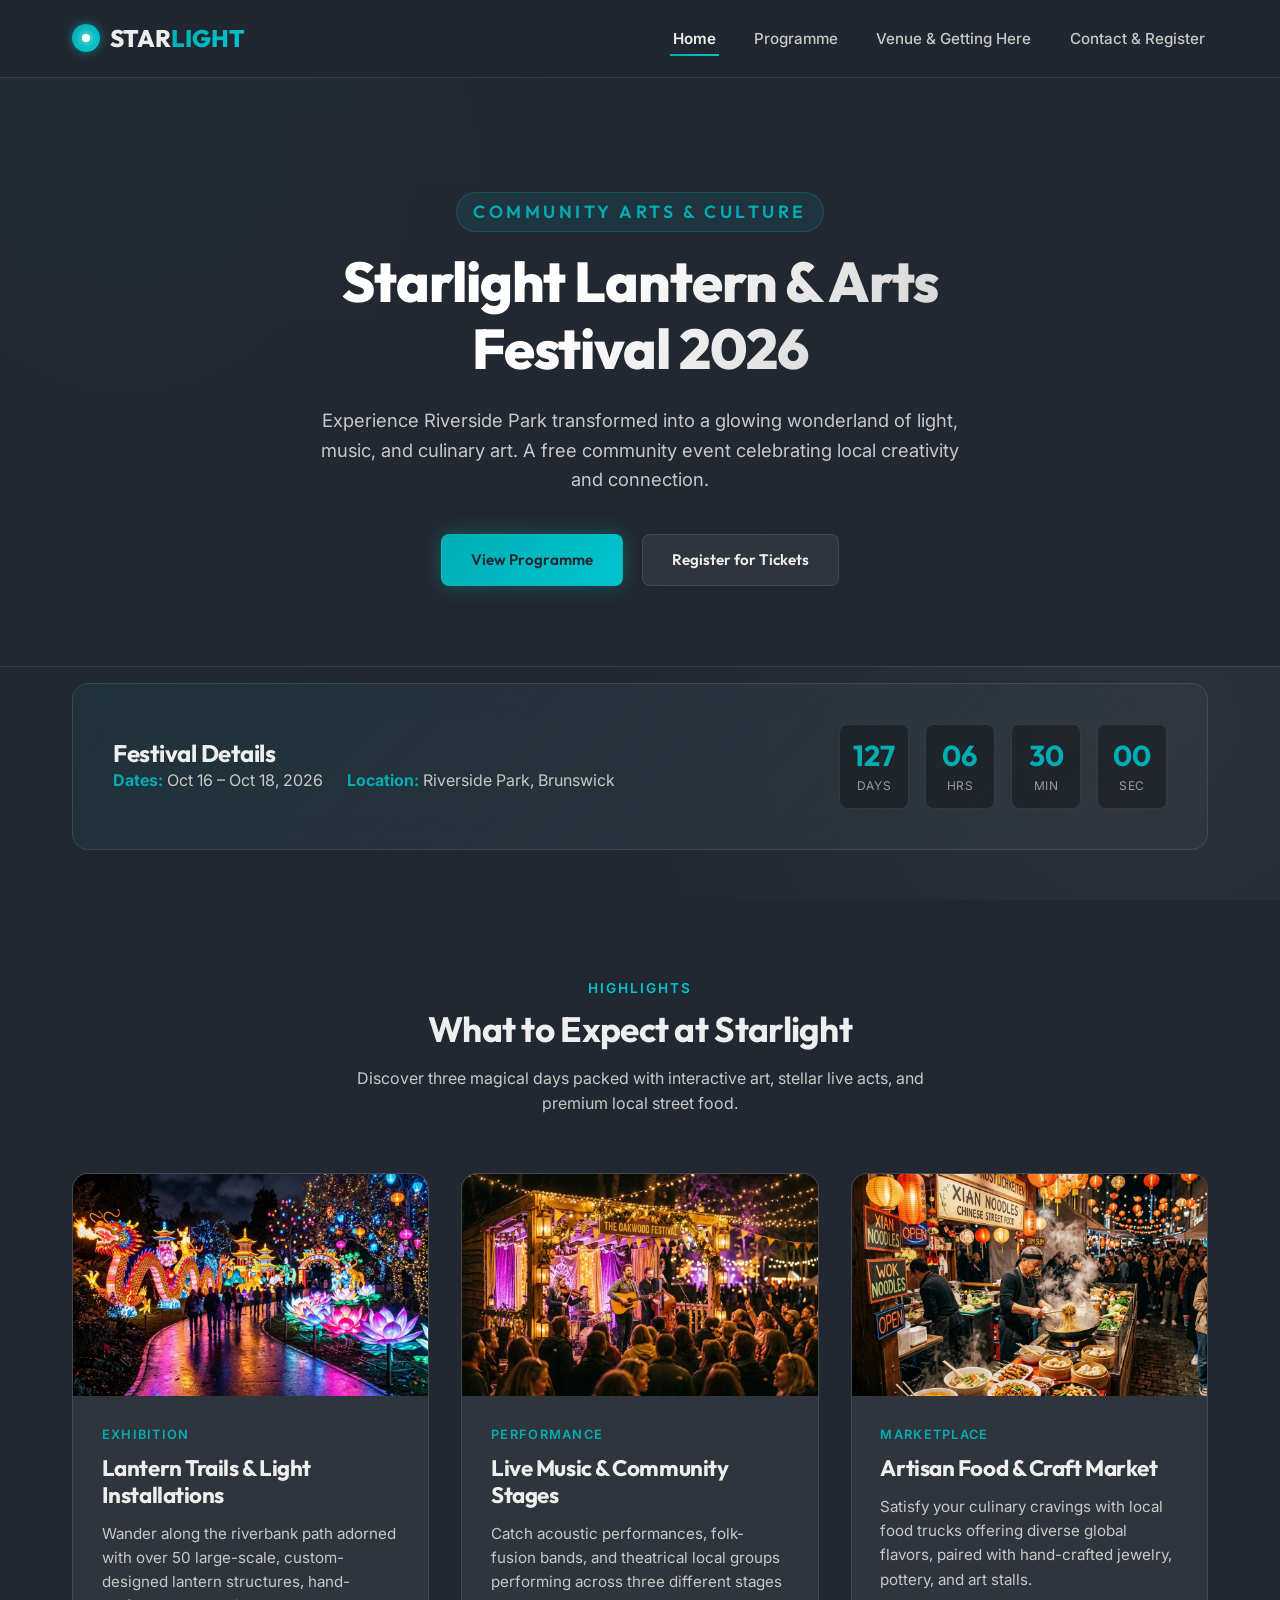
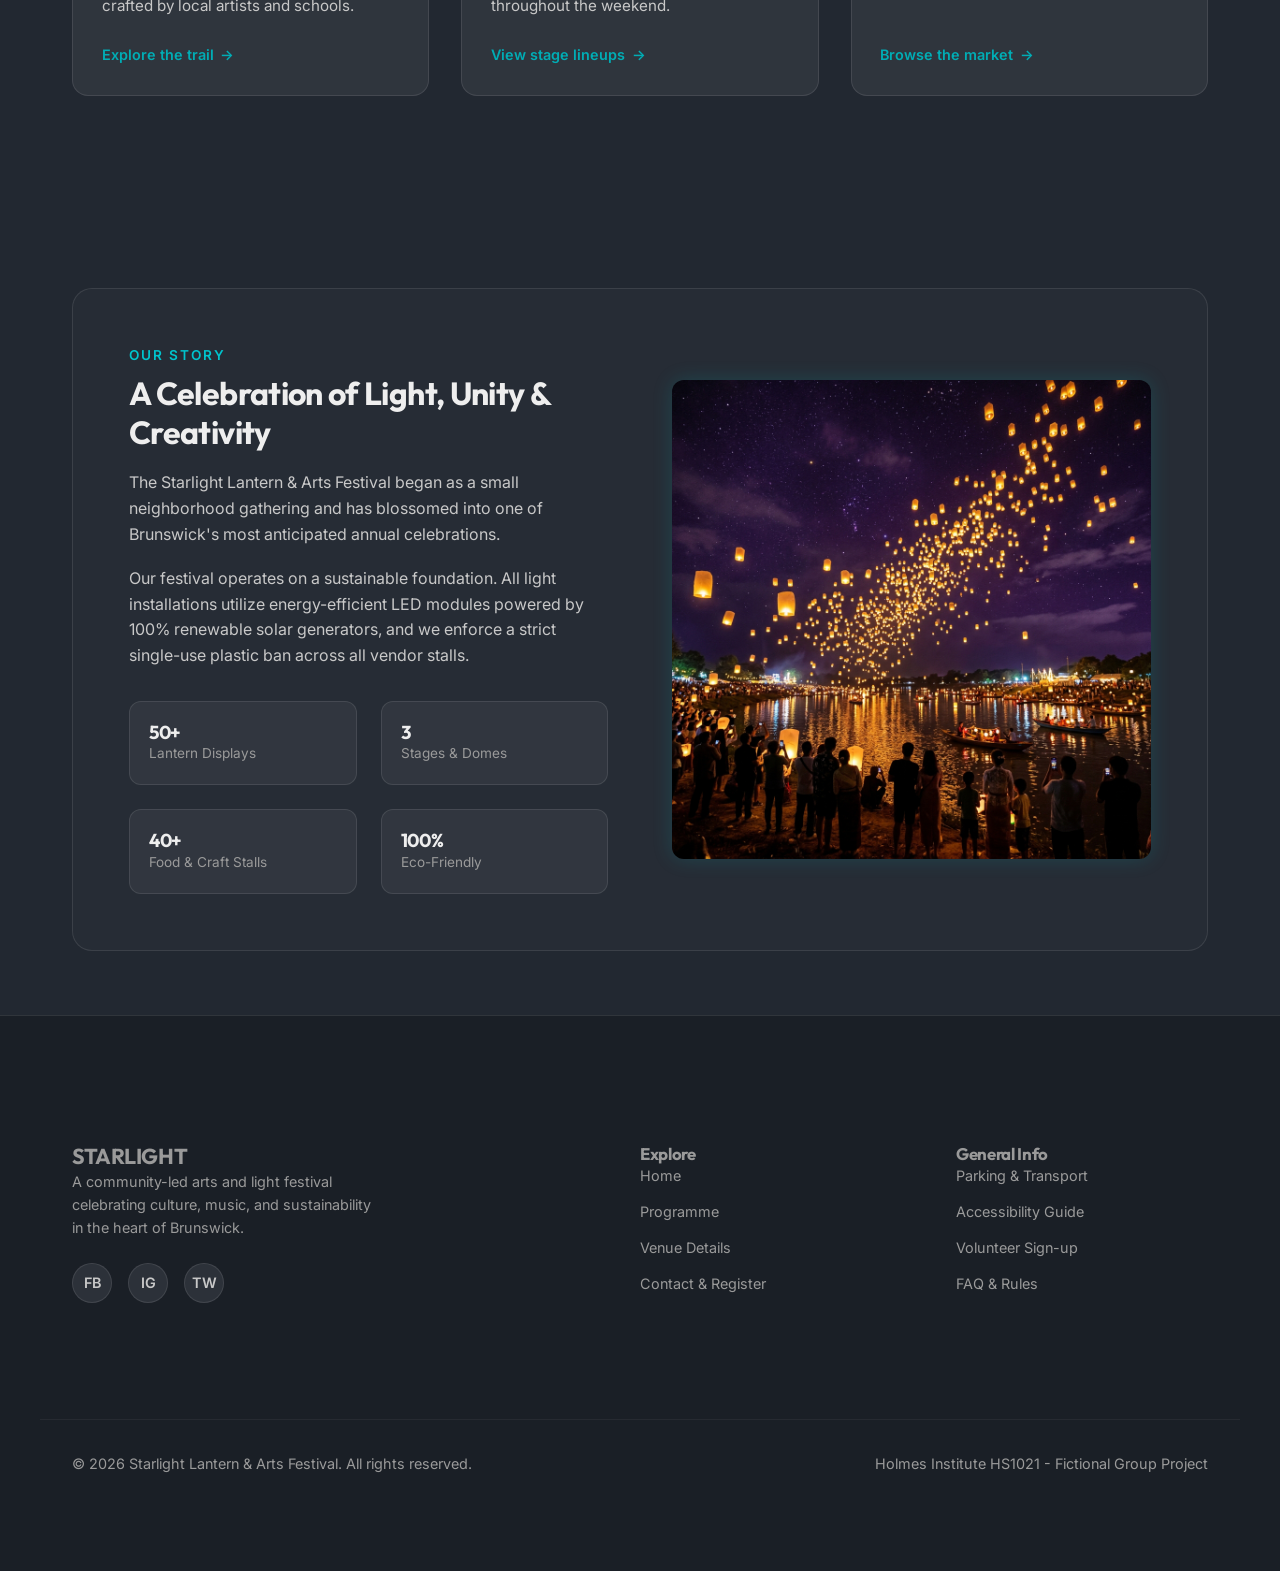
<file: Local event/website/index.html>
<!DOCTYPE html>
<html lang="en">
<head>
  <meta charset="UTF-8">
  <meta name="viewport" content="width=device-width, initial-scale=1.0">
  <meta name="description" content="Welcome to the Starlight Lantern & Arts Festival 2026. Join us at Riverside Park, Brunswick for a weekend of glowing installations, live performances, and delicious local food.">
  <title>Home | Starlight Lantern & Arts Festival 2026</title>
  <link rel="stylesheet" href="css/styles.css">
</head>
<body>

  <!-- header -->
  <header class="site-header">
    <div class="nav-container">
      <a href="index.html" class="site-logo" id="header-logo">
        <span class="site-logo-icon"></span>
        <span class="logo-text">STAR<span>LIGHT</span></span>
      </a>
      
      <!-- checkbox to toggle mobile nav -->
      <input type="checkbox" id="nav-toggle">
      <label for="nav-toggle" class="nav-toggle-label" id="mobile-menu-btn" title="Toggle Navigation Menu">
        <span></span>
        <span></span>
        <span></span>
      </label>

      <!-- nav links -->
      <nav class="main-navigation" id="main-nav">
        <ul>
          <li><a href="index.html" class="active">Home</a></li>
          <li><a href="programme.html">Programme</a></li>
          <li><a href="venue.html">Venue & Getting Here</a></li>
          <li><a href="contact.html">Contact & Register</a></li>
        </ul>
      </nav>
    </div>
  </header>

  <!-- page content -->
  <main class="main-content">
    
    <!-- hero -->
    <section class="hero-section" id="hero-banner">
      <div class="hero-overlay"></div>
      <div class="hero-inner">
        <span class="hero-tagline">Community Arts & Culture</span>
        <h1 class="hero-title">Starlight Lantern & Arts Festival 2026</h1>
        <p class="hero-desc">Experience Riverside Park transformed into a glowing wonderland of light, music, and culinary art. A free community event celebrating local creativity and connection.</p>
        <div class="hero-ctas">
          <a href="programme.html" class="btn btn-primary" id="hero-cta-programme">View Programme</a>
          <a href="contact.html" class="btn btn-secondary" id="hero-cta-register">Register for Tickets</a>
        </div>
      </div>
    </section>

    <!-- festival info and countdown -->
    <section class="container" id="countdown-banner">
      <div class="info-banner">
        <div class="info-details">
          <h2>Festival Details</h2>
          <p>
            <span><strong>Dates:</strong> Oct 16 – Oct 18, 2026</span>
            <span><strong>Location:</strong> Riverside Park, Brunswick</span>
          </p>
        </div>
        <div class="countdown-timer" id="timer-container">
          <div class="timer-box">
            <span class="timer-num" id="days">127</span>
            <span class="timer-label">Days</span>
          </div>
          <div class="timer-box">
            <span class="timer-num" id="hours">06</span>
            <span class="timer-label">Hrs</span>
          </div>
          <div class="timer-box">
            <span class="timer-num" id="minutes">30</span>
            <span class="timer-label">Min</span>
          </div>
          <div class="timer-box">
            <span class="timer-num" id="seconds">00</span>
            <span class="timer-label">Sec</span>
          </div>
        </div>
      </div>
    </section>

    <!-- highlights / feature cards -->
    <section class="container" id="attractions">
      <div class="section-header">
        <span class="section-label">Highlights</span>
        <h2 class="section-title">What to Expect at Starlight</h2>
        <p class="section-subtitle">Discover three magical days packed with interactive art, stellar live acts, and premium local street food.</p>
      </div>

      <div class="feature-grid">
        <!-- card 1 -->
        <article class="feature-card" id="card-lantern-trail">
          <div class="feature-img-wrapper">
            <img src="images/lantern-trail.png" alt="Illuminated dragon and lotus flower lanterns lighting up a garden path at night">
          </div>
          <div class="feature-content">
            <span class="feature-tag">Exhibition</span>
            <h3>Lantern Trails & Light Installations</h3>
            <p>Wander along the riverbank path adorned with over 50 large-scale, custom-designed lantern structures, hand-crafted by local artists and schools.</p>
            <a href="programme.html" class="feature-link" id="link-trail">Explore the trail</a>
          </div>
        </article>

        <!-- card 2 -->
        <article class="feature-card" id="card-music">
          <div class="feature-img-wrapper">
            <img src="images/live-music.png" alt="Outdoor music stage decorated with warm bulbs and string lights, with a crowd watching live musicians">
          </div>
          <div class="feature-content">
            <span class="feature-tag">Performance</span>
            <h3>Live Music & Community Stages</h3>
            <p>Catch acoustic performances, folk-fusion bands, and theatrical local groups performing across three different stages throughout the weekend.</p>
            <a href="programme.html" class="feature-link" id="link-music">View stage lineups</a>
          </div>
        </article>

        <!-- card 3 -->
        <article class="feature-card" id="card-market">
          <div class="feature-img-wrapper">
            <img src="images/food-market.png" alt="A bustling night market street food stall lit by Chinese lanterns with noodles and dim sum being cooked">
          </div>
          <div class="feature-content">
            <span class="feature-tag">Marketplace</span>
            <h3>Artisan Food & Craft Market</h3>
            <p>Satisfy your culinary cravings with local food trucks offering diverse global flavors, paired with hand-crafted jewelry, pottery, and art stalls.</p>
            <a href="programme.html" class="feature-link" id="link-market">Browse the market</a>
          </div>
        </article>
      </div>
    </section>

    <!-- about -->
    <section class="container" id="about-info">
      <div class="about-section">
        <div class="about-text">
          <span class="section-label">Our Story</span>
          <h2>A Celebration of Light, Unity & Creativity</h2>
          <p>The Starlight Lantern & Arts Festival began as a small neighborhood gathering and has blossomed into one of Brunswick's most anticipated annual celebrations.</p>
          <p>Our festival operates on a sustainable foundation. All light installations utilize energy-efficient LED modules powered by 100% renewable solar generators, and we enforce a strict single-use plastic ban across all vendor stalls.</p>
          
          <div class="about-highlights">
            <div class="highlight-box">
              <h3>50+</h3>
              <p>Lantern Displays</p>
            </div>
            <div class="highlight-box">
              <h3>3</h3>
              <p>Stages &amp; Domes</p>
            </div>
            <div class="highlight-box">
              <h3>40+</h3>
              <p>Food &amp; Craft Stalls</p>
            </div>
            <div class="highlight-box">
              <h3>100%</h3>
              <p>Eco-Friendly</p>
            </div>
          </div>
        </div>
        <div class="about-visual">
          <img src="images/hero-bg.png" alt="Panoramic view of thousands of warm paper lanterns floating above a river at night during the festival">
        </div>
      </div>
    </section>

  </main>

  <!-- footer -->
  <footer class="site-footer">
    <div class="container footer-grid">
      <div class="footer-brand">
        <h2>STARLIGHT</h2>
        <p>A community-led arts and light festival celebrating culture, music, and sustainability in the heart of Brunswick.</p>
        <div class="social-links">
          <a href="#" class="social-btn" aria-label="Facebook">FB</a>
          <a href="#" class="social-btn" aria-label="Instagram">IG</a>
          <a href="#" class="social-btn" aria-label="Twitter">TW</a>
        </div>
      </div>
      <div class="footer-links-col">
        <h3>Explore</h3>
        <ul>
          <li><a href="index.html">Home</a></li>
          <li><a href="programme.html">Programme</a></li>
          <li><a href="venue.html">Venue Details</a></li>
          <li><a href="contact.html">Contact & Register</a></li>
        </ul>
      </div>
      <div class="footer-links-col">
        <h3>General Info</h3>
        <ul>
          <li><a href="venue.html#getting-here">Parking & Transport</a></li>
          <li><a href="venue.html#getting-here">Accessibility Guide</a></li>
          <li><a href="contact.html">Volunteer Sign-up</a></li>
          <li><a href="#">FAQ & Rules</a></li>
        </ul>
      </div>
    </div>
    <div class="container footer-bottom">
      <p>&copy; 2026 Starlight Lantern & Arts Festival. All rights reserved.</p>
      <p>Holmes Institute HS1021 - Fictional Group Project</p>
    </div>
  </footer>


</body>
</html>
</file>
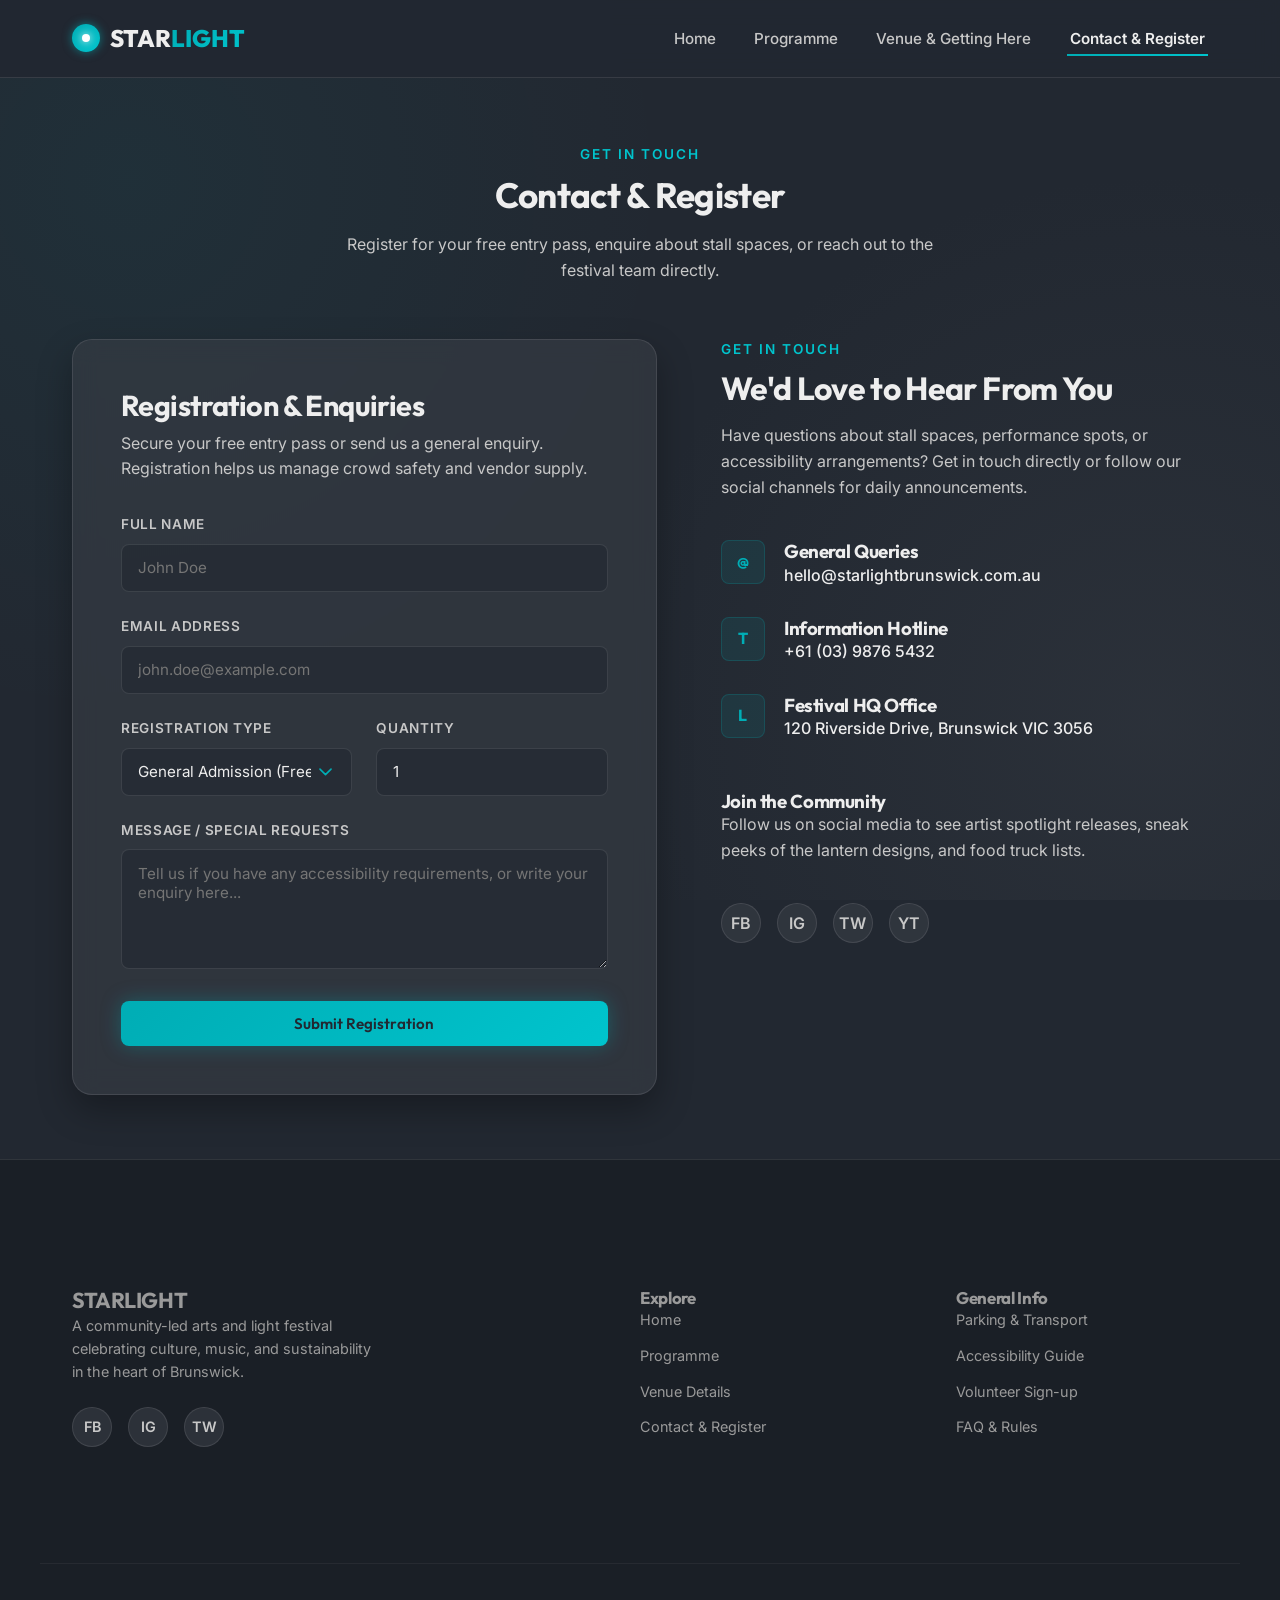
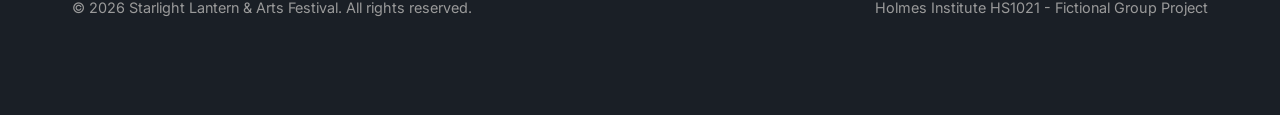
<file: Local event/website/contact.html>
<!DOCTYPE html>
<html lang="en">
<head>
  <meta charset="UTF-8">
  <meta name="viewport" content="width=device-width, initial-scale=1.0">
  <meta name="description" content="Get in touch with the Starlight Lantern & Arts Festival team. Register for free tickets, sign up as a food vendor, or volunteer for the 2026 event.">
  <title>Contact & Register | Starlight Lantern & Arts Festival 2026</title>
  <link rel="stylesheet" href="css/styles.css">
</head>
<body>

  <!-- Navigation Header -->
  <header class="site-header">
    <div class="nav-container">
      <a href="index.html" class="site-logo" id="header-logo">
        <span class="site-logo-icon"></span>
        <span class="logo-text">STAR<span>LIGHT</span></span>
      </a>
      
      <input type="checkbox" id="nav-toggle">
      <label for="nav-toggle" class="nav-toggle-label" id="mobile-menu-btn" title="Toggle Navigation Menu">
        <span></span>
        <span></span>
        <span></span>
      </label>

      <nav class="main-navigation" id="main-nav">
        <ul>
          <li><a href="index.html">Home</a></li>
          <li><a href="programme.html">Programme</a></li>
          <li><a href="venue.html">Venue & Getting Here</a></li>
          <li><a href="contact.html" class="active">Contact & Register</a></li>
        </ul>
      </nav>
    </div>
  </header>

  <!-- Main Website Content -->
  <main class="main-content">
    
    <section class="container" id="contact-section">

      <!-- Page Header -->
      <div class="section-header" id="contact-page-header">
        <span class="section-label">Get In Touch</span>
        <h1 class="section-title">Contact &amp; Register</h1>
        <p class="section-subtitle">Register for your free entry pass, enquire about stall spaces, or reach out to the festival team directly.</p>
      </div>

      <div class="contact-grid">
        
        <!-- Ticket Registration & Enquiry Form -->
        <div class="contact-card" id="form-container">
          <h2>Registration & Enquiries</h2>
          <p class="form-intro">Secure your free entry pass or send us a general enquiry. Registration helps us manage crowd safety and vendor supply.</p>
          
          <!-- Mock Success Message Alert -->
          <div class="success-msg" id="success-alert" role="alert">
            Success! Your ticket registration/enquiry has been submitted. Check your inbox for confirmation.
          </div>

          <form action="#success-alert" method="GET" id="registration-form">
            <!-- Full Name field -->
            <div class="form-group">
              <label for="fullname" class="form-label">Full Name</label>
              <input type="text" id="fullname" name="fullname" class="form-control" placeholder="John Doe" required>
            </div>

            <!-- Email field -->
            <div class="form-group">
              <label for="email" class="form-label">Email Address</label>
              <input type="email" id="email" name="email" class="form-control" placeholder="john.doe@example.com" required>
            </div>

            <!-- Row: Ticket Type and Quantity -->
            <div class="form-row">
              <div class="form-group">
                <label for="ticket-type" class="form-label">Registration Type</label>
                <select id="ticket-type" name="ticket_type" class="form-control">
                  <option value="general-free">General Admission (Free)</option>
                  <option value="vip-pass">VIP Pass (Art Dome Access) - $45</option>
                  <option value="volunteer">Volunteer Sign-up</option>
                  <option value="general-enquiry">General Question / Feedback</option>
                </select>
              </div>

              <div class="form-group">
                <label for="ticket-qty" class="form-label">Quantity</label>
                <input type="number" id="ticket-qty" name="ticket_qty" class="form-control" min="1" max="10" value="1">
              </div>
            </div>

            <!-- Message field -->
            <div class="form-group">
              <label for="message" class="form-label">Message / Special Requests</label>
              <textarea id="message" name="message" class="form-control" placeholder="Tell us if you have any accessibility requirements, or write your enquiry here..." required></textarea>
            </div>

            <!-- Submit Button -->
            <button type="submit" class="btn btn-primary btn-full" id="btn-submit">Submit Registration</button>
          </form>
        </div>

        <!-- Contact Information Panel -->
        <div class="contact-info-panel" id="info-panel">
          <span class="section-label">Get In Touch</span>
          <h2>We'd Love to Hear From You</h2>
          <p>Have questions about stall spaces, performance spots, or accessibility arrangements? Get in touch directly or follow our social channels for daily announcements.</p>

          <ul class="info-list">
            <!-- Email -->
            <li>
              <div class="info-item-icon">@</div>
              <div class="info-item-details">
                <h3>General Queries</h3>
                <p>hello@starlightbrunswick.com.au</p>
              </div>
            </li>

            <!-- Phone -->
            <li>
              <div class="info-item-icon">T</div>
              <div class="info-item-details">
                <h3>Information Hotline</h3>
                <p>+61 (03) 9876 5432</p>
              </div>
            </li>

            <!-- Venue / Address -->
            <li>
              <div class="info-item-icon">L</div>
              <div class="info-item-details">
                <h3>Festival HQ Office</h3>
                <p>120 Riverside Drive, Brunswick VIC 3056</p>
              </div>
            </li>
          </ul>

          <h3>Join the Community</h3>
          <p class="social-intro">Follow us on social media to see artist spotlight releases, sneak peeks of the lantern designs, and food truck lists.</p>
          <div class="social-links">
            <a href="#" class="social-btn" aria-label="Facebook">FB</a>
            <a href="#" class="social-btn" aria-label="Instagram">IG</a>
            <a href="#" class="social-btn" aria-label="Twitter">TW</a>
            <a href="#" class="social-btn" aria-label="YouTube">YT</a>
          </div>
        </div>

      </div>
    </section>

  </main>

  <!-- Site Footer -->
  <footer class="site-footer">
    <div class="container footer-grid">
      <div class="footer-brand">
        <h2>STARLIGHT</h2>
        <p>A community-led arts and light festival celebrating culture, music, and sustainability in the heart of Brunswick.</p>
        <div class="social-links">
          <a href="#" class="social-btn" aria-label="Facebook">FB</a>
          <a href="#" class="social-btn" aria-label="Instagram">IG</a>
          <a href="#" class="social-btn" aria-label="Twitter">TW</a>
        </div>
      </div>
      <div class="footer-links-col">
        <h3>Explore</h3>
        <ul>
          <li><a href="index.html">Home</a></li>
          <li><a href="programme.html">Programme</a></li>
          <li><a href="venue.html">Venue Details</a></li>
          <li><a href="contact.html">Contact & Register</a></li>
        </ul>
      </div>
      <div class="footer-links-col">
        <h3>General Info</h3>
        <ul>
          <li><a href="venue.html#getting-here">Parking & Transport</a></li>
          <li><a href="venue.html#getting-here">Accessibility Guide</a></li>
          <li><a href="contact.html">Volunteer Sign-up</a></li>
          <li><a href="#">FAQ & Rules</a></li>
        </ul>
      </div>
    </div>
    <div class="container footer-bottom">
      <p>&copy; 2026 Starlight Lantern & Arts Festival. All rights reserved.</p>
      <p>Holmes Institute HS1021 - Fictional Group Project</p>
    </div>
  </footer>


</body>
</html>
</file>
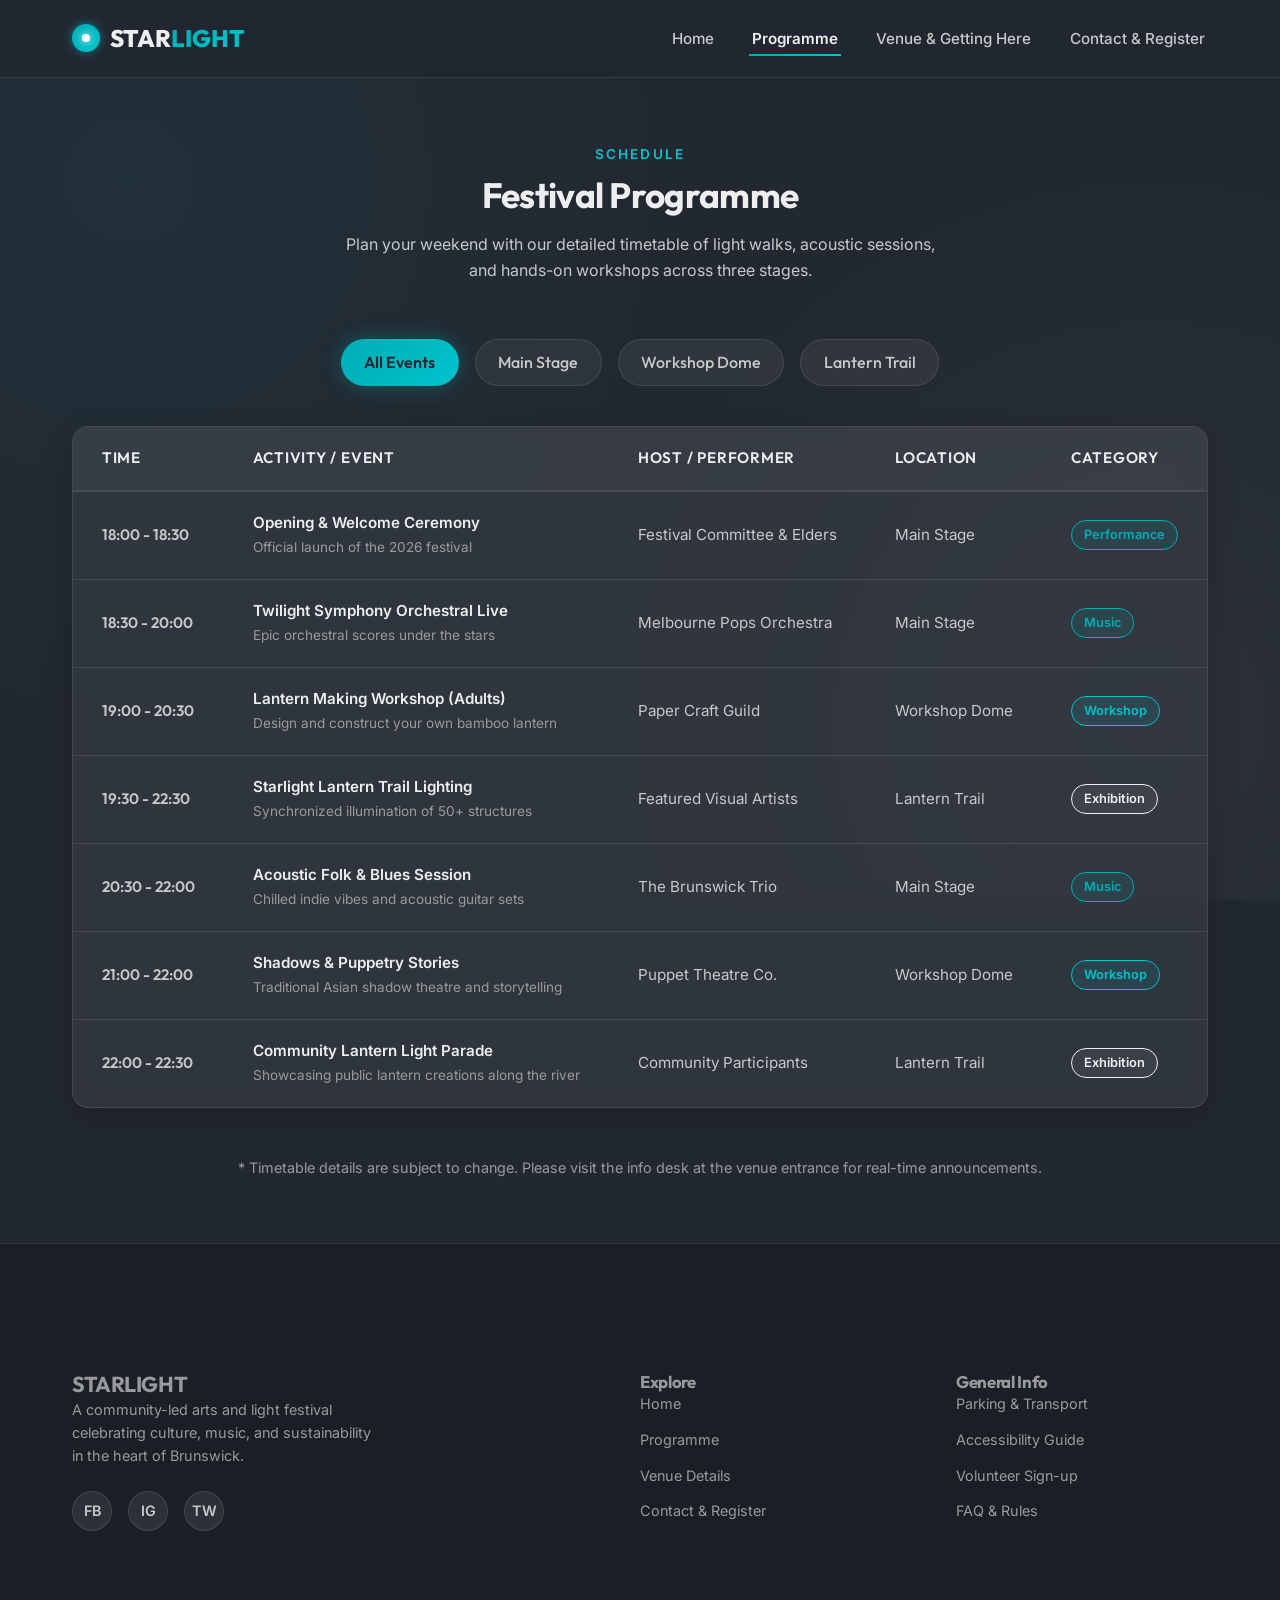
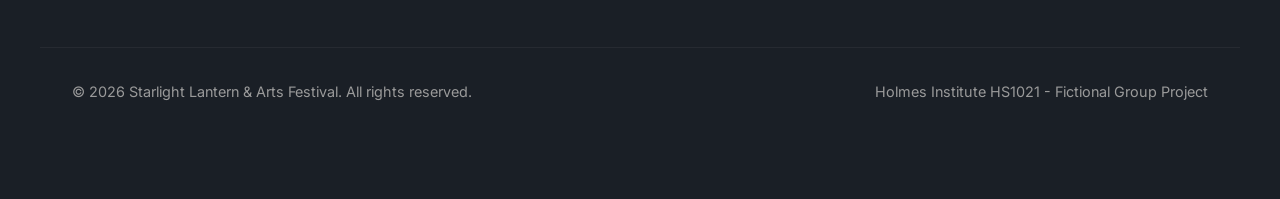
<file: Local event/website/programme.html>
<!DOCTYPE html>
<html lang="en">
<head>
  <meta charset="UTF-8">
  <meta name="viewport" content="width=device-width, initial-scale=1.0">
  <meta name="description" content="Explore the Starlight Lantern & Arts Festival 2026 programme. Plan your visit with our full schedule of live music, art workshops, and light trails.">
  <title>Programme | Starlight Lantern & Arts Festival 2026</title>
  <link rel="stylesheet" href="css/styles.css">
</head>
<body>

  <!-- header -->
  <header class="site-header">
    <div class="nav-container">
      <a href="index.html" class="site-logo" id="header-logo">
        <span class="site-logo-icon"></span>
        <span class="logo-text">STAR<span>LIGHT</span></span>
      </a>
      
      <input type="checkbox" id="nav-toggle">
      <label for="nav-toggle" class="nav-toggle-label" id="mobile-menu-btn" title="Toggle Navigation Menu">
        <span></span>
        <span></span>
        <span></span>
      </label>

      <nav class="main-navigation" id="main-nav">
        <ul>
          <li><a href="index.html">Home</a></li>
          <li><a href="programme.html" class="active">Programme</a></li>
          <li><a href="venue.html">Venue & Getting Here</a></li>
          <li><a href="contact.html">Contact & Register</a></li>
        </ul>
      </nav>
    </div>
  </header>

  <!-- page content -->
  <main class="main-content">
    
    <section class="container" id="programme-section">
      <div class="section-header">
        <span class="section-label">Schedule</span>
        <h1 class="section-title">Festival Programme</h1>
        <p class="section-subtitle">Plan your weekend with our detailed timetable of light walks, acoustic sessions, and hands-on workshops across three stages.</p>
      </div>

      <!-- hidden radio inputs for CSS filtering -->
      <input type="radio" id="filter-all" name="stage-filter" checked class="filter-radio">
      <input type="radio" id="filter-main" name="stage-filter" class="filter-radio">
      <input type="radio" id="filter-dome" name="stage-filter" class="filter-radio">
      <input type="radio" id="filter-trail" name="stage-filter" class="filter-radio">

      <!-- filter buttons -->
      <div class="filter-tabs" id="filters-container">
        <label for="filter-all" class="filter-btn filter-btn-all">All Events</label>
        <label for="filter-main" class="filter-btn filter-btn-main">Main Stage</label>
        <label for="filter-dome" class="filter-btn filter-btn-dome">Workshop Dome</label>
        <label for="filter-trail" class="filter-btn filter-btn-trail">Lantern Trail</label>
      </div>

      <!-- schedule table -->
      <div class="timetable-container" id="schedule-table-wrapper">
        <table class="timetable">
          <thead>
            <tr>
              <th>Time</th>
              <th>Activity / Event</th>
              <th>Host / Performer</th>
              <th>Location</th>
              <th>Category</th>
            </tr>
          </thead>
          <tbody id="timetable-body">
            <tr class="event-row" data-stage="main">
              <td class="time-slot">18:00 - 18:30</td>
              <td>
                <span class="event-title">Opening & Welcome Ceremony</span>
                <span class="event-speaker">Official launch of the 2026 festival</span>
              </td>
              <td>Festival Committee & Elders</td>
              <td>Main Stage</td>
              <td><span class="location-badge badge-main">Performance</span></td>
            </tr>
            <tr class="event-row" data-stage="main">
              <td class="time-slot">18:30 - 20:00</td>
              <td>
                <span class="event-title">Twilight Symphony Orchestral Live</span>
                <span class="event-speaker">Epic orchestral scores under the stars</span>
              </td>
              <td>Melbourne Pops Orchestra</td>
              <td>Main Stage</td>
              <td><span class="location-badge badge-main">Music</span></td>
            </tr>
            <tr class="event-row" data-stage="dome">
              <td class="time-slot">19:00 - 20:30</td>
              <td>
                <span class="event-title">Lantern Making Workshop (Adults)</span>
                <span class="event-speaker">Design and construct your own bamboo lantern</span>
              </td>
              <td>Paper Craft Guild</td>
              <td>Workshop Dome</td>
              <td><span class="location-badge badge-dome">Workshop</span></td>
            </tr>
            <tr class="event-row" data-stage="trail">
              <td class="time-slot">19:30 - 22:30</td>
              <td>
                <span class="event-title">Starlight Lantern Trail Lighting</span>
                <span class="event-speaker">Synchronized illumination of 50+ structures</span>
              </td>
              <td>Featured Visual Artists</td>
              <td>Lantern Trail</td>
              <td><span class="location-badge badge-trail">Exhibition</span></td>
            </tr>
            <tr class="event-row" data-stage="main">
              <td class="time-slot">20:30 - 22:00</td>
              <td>
                <span class="event-title">Acoustic Folk & Blues Session</span>
                <span class="event-speaker">Chilled indie vibes and acoustic guitar sets</span>
              </td>
              <td>The Brunswick Trio</td>
              <td>Main Stage</td>
              <td><span class="location-badge badge-main">Music</span></td>
            </tr>
            <tr class="event-row" data-stage="dome">
              <td class="time-slot">21:00 - 22:00</td>
              <td>
                <span class="event-title">Shadows & Puppetry Stories</span>
                <span class="event-speaker">Traditional Asian shadow theatre and storytelling</span>
              </td>
              <td>Puppet Theatre Co.</td>
              <td>Workshop Dome</td>
              <td><span class="location-badge badge-dome">Workshop</span></td>
            </tr>
            <tr class="event-row" data-stage="trail">
              <td class="time-slot">22:00 - 22:30</td>
              <td>
                <span class="event-title">Community Lantern Light Parade</span>
                <span class="event-speaker">Showcasing public lantern creations along the river</span>
              </td>
              <td>Community Participants</td>
              <td>Lantern Trail</td>
              <td><span class="location-badge badge-trail">Exhibition</span></td>
            </tr>
          </tbody>
        </table>
      </div>

      <p class="timetable-notes">* Timetable details are subject to change. Please visit the info desk at the venue entrance for real-time announcements.</p>
    </section>

  </main>

  <!-- footer -->
  <footer class="site-footer">
    <div class="container footer-grid">
      <div class="footer-brand">
        <h2>STARLIGHT</h2>
        <p>A community-led arts and light festival celebrating culture, music, and sustainability in the heart of Brunswick.</p>
        <div class="social-links">
          <a href="#" class="social-btn" aria-label="Facebook">FB</a>
          <a href="#" class="social-btn" aria-label="Instagram">IG</a>
          <a href="#" class="social-btn" aria-label="Twitter">TW</a>
        </div>
      </div>
      <div class="footer-links-col">
        <h3>Explore</h3>
        <ul>
          <li><a href="index.html">Home</a></li>
          <li><a href="programme.html">Programme</a></li>
          <li><a href="venue.html">Venue Details</a></li>
          <li><a href="contact.html">Contact & Register</a></li>
        </ul>
      </div>
      <div class="footer-links-col">
        <h3>General Info</h3>
        <ul>
          <li><a href="venue.html#getting-here">Parking & Transport</a></li>
          <li><a href="venue.html#getting-here">Accessibility Guide</a></li>
          <li><a href="contact.html">Volunteer Sign-up</a></li>
          <li><a href="#">FAQ & Rules</a></li>
        </ul>
      </div>
    </div>
    <div class="container footer-bottom">
      <p>&copy; 2026 Starlight Lantern & Arts Festival. All rights reserved.</p>
      <p>Holmes Institute HS1021 - Fictional Group Project</p>
    </div>
  </footer>


</body>
</html>
</file>
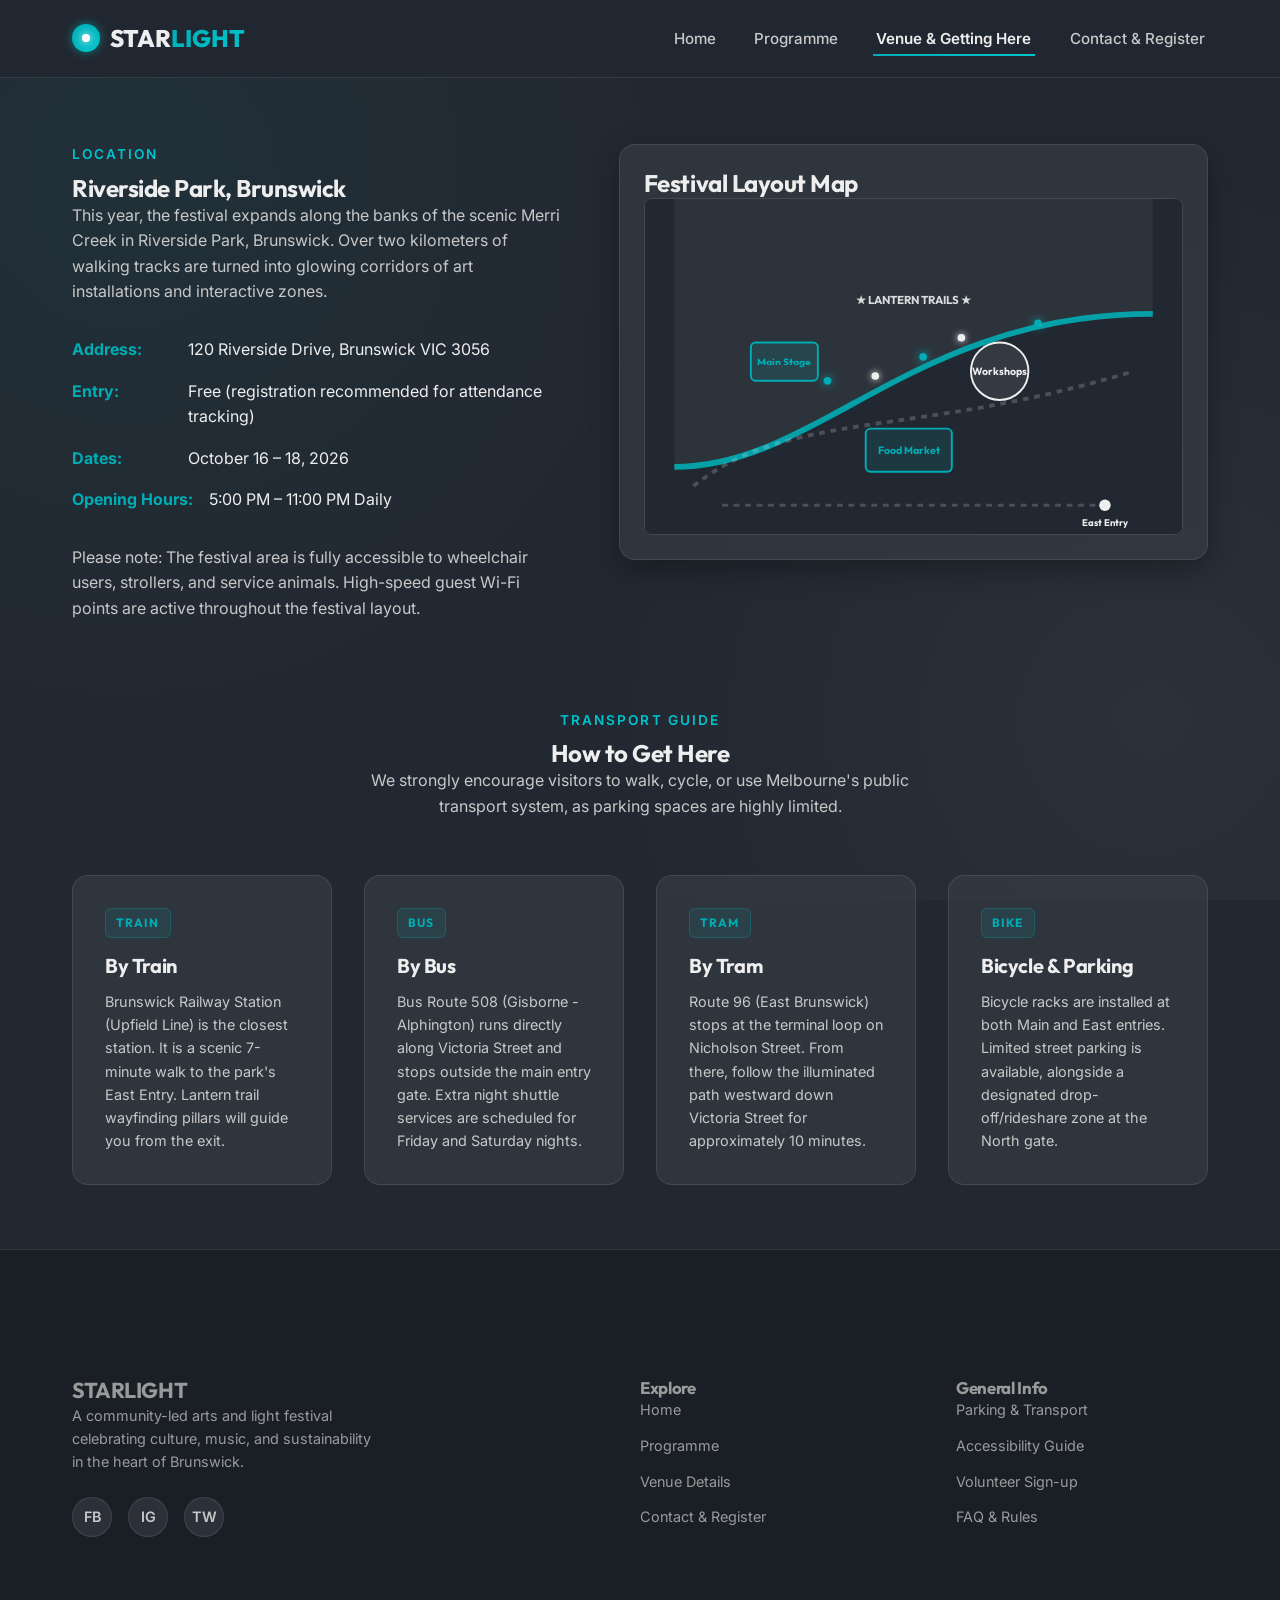
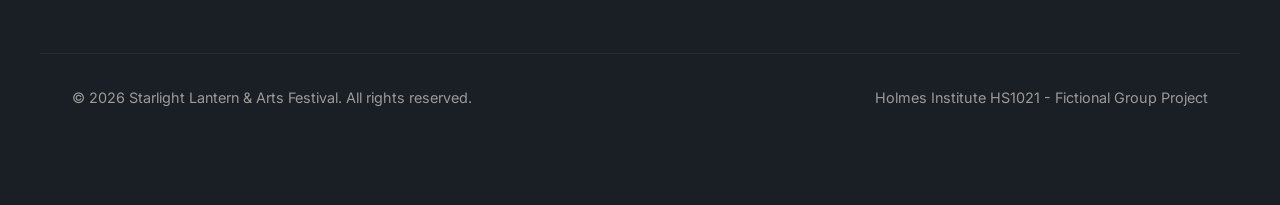
<file: Local event/website/venue.html>
<!DOCTYPE html>
<html lang="en">
<head>
  <meta charset="UTF-8">
  <meta name="viewport" content="width=device-width, initial-scale=1.0">
  <meta name="description" content="Plan your trip to the Starlight Lantern & Arts Festival 2026. Find directions, public transport details, parking guides, and our official festival venue map.">
  <title>Venue & Directions | Starlight Lantern & Arts Festival 2026</title>
  <link rel="stylesheet" href="css/styles.css">
</head>
<body>

  <!-- header -->
  <header class="site-header">
    <div class="nav-container">
      <a href="index.html" class="site-logo" id="header-logo">
        <span class="site-logo-icon"></span>
        <span class="logo-text">STAR<span>LIGHT</span></span>
      </a>
      
      <input type="checkbox" id="nav-toggle">
      <label for="nav-toggle" class="nav-toggle-label" id="mobile-menu-btn" title="Toggle Navigation Menu">
        <span></span>
        <span></span>
        <span></span>
      </label>

      <nav class="main-navigation" id="main-nav">
        <ul>
          <li><a href="index.html">Home</a></li>
          <li><a href="programme.html">Programme</a></li>
          <li><a href="venue.html" class="active">Venue & Getting Here</a></li>
          <li><a href="contact.html">Contact & Register</a></li>
        </ul>
      </nav>
    </div>
  </header>

  <!-- page content -->
  <main class="main-content">
    
    <section class="container" id="venue-overview">
      <div class="venue-grid">
        
        <!-- venue info -->
        <div class="venue-info" id="venue-details-card">
          <span class="section-label">Location</span>
          <h1>Riverside Park, Brunswick</h1>
          <p>This year, the festival expands along the banks of the scenic Merri Creek in Riverside Park, Brunswick. Over two kilometers of walking tracks are turned into glowing corridors of art installations and interactive zones.</p>
          
          <ul class="venue-meta">
            <li><strong>Address:</strong> 120 Riverside Drive, Brunswick VIC 3056</li>
            <li><strong>Entry:</strong> Free (registration recommended for attendance tracking)</li>
            <li><strong>Dates:</strong> October 16 – 18, 2026</li>
            <li><strong>Opening Hours:</strong> 5:00 PM – 11:00 PM Daily</li>
          </ul>

          <p>Please note: The festival area is fully accessible to wheelchair users, strollers, and service animals. High-speed guest Wi-Fi points are active throughout the festival layout.</p>
        </div>

        <!-- map -->
        <div class="map-container" id="festival-map-card">
          <h2>Festival Layout Map</h2>
          <div class="map-placeholder">
            <!-- inline SVG map -->
            <div class="mock-map">
              <svg width="100%" height="100%" viewBox="0 0 500 350" xmlns="http://www.w3.org/2000/svg" class="venue-svg-map">
                <!-- river -->
                <path d="M 0 280 C 150 280, 250 120, 500 120 L 500 0 L 0 0 Z" fill="#393e46" opacity="0.5"/>
                <path d="M 0 280 C 150 280, 250 120, 500 120" stroke="#00adb5" stroke-width="6" fill="none" opacity="0.9"/>
                
                <!-- walking paths -->
                <path d="M 20 300 C 120 220, 250 250, 480 180" stroke="rgba(238,238,238,0.2)" stroke-width="4" stroke-dasharray="6,6" fill="none"/>
                <path d="M 50 320 L 450 320" stroke="rgba(238,238,238,0.2)" stroke-width="3" stroke-dasharray="6,6" fill="none"/>

                <!-- main stage -->
                <rect x="80" y="150" width="70" height="40" rx="5" fill="rgba(0, 173, 181, 0.15)" stroke="#00adb5" stroke-width="2"/>
                <text x="115" y="174" fill="#00adb5" font-family="Outfit, sans-serif" font-size="11" font-weight="bold" text-anchor="middle">Main Stage</text>

                <!-- workshop dome -->
                <circle cx="340" cy="180" r="30" fill="rgba(57, 62, 70, 0.8)" stroke="#eeeeee" stroke-width="2"/>
                <text x="340" y="184" fill="#eeeeee" font-family="Outfit, sans-serif" font-size="11" font-weight="bold" text-anchor="middle">Workshops</text>

                <!-- food market -->
                <rect x="200" y="240" width="90" height="45" rx="5" fill="rgba(0, 173, 181, 0.12)" stroke="#00adb5" stroke-width="2"/>
                <text x="245" y="266" fill="#00adb5" font-family="Outfit, sans-serif" font-size="11" font-weight="bold" text-anchor="middle">Food Market</text>

                <!-- lantern trail dots -->
                <path d="M 120 110 L 260 180" stroke="none" fill="none"/>
                <circle cx="160" cy="190" r="4" fill="#00adb5" filter="drop-shadow(0px 0px 5px #00adb5)"/>
                <circle cx="210" cy="185" r="4" fill="#eeeeee" filter="drop-shadow(0px 0px 4px #eeeeee)"/>
                <circle cx="260" cy="165" r="4" fill="#00adb5" filter="drop-shadow(0px 0px 5px #00adb5)"/>
                <circle cx="300" cy="145" r="4" fill="#eeeeee" filter="drop-shadow(0px 0px 4px #eeeeee)"/>
                <circle cx="380" cy="130" r="4" fill="#00adb5" filter="drop-shadow(0px 0px 5px #00adb5)"/>
                
                <text x="250" y="110" fill="#eeeeee" font-family="Outfit, sans-serif" font-size="12" font-weight="bold" text-anchor="middle" opacity="0.9">★ LANTERN TRAILS ★</text>

                <!-- entrance pin -->
                <g class="map-pin">
                  <circle cx="50" cy="320" r="6" fill="#00adb5"/>
                  <circle cx="50" cy="320" r="14" fill="none" stroke="#00adb5" stroke-width="2" opacity="0.6">
                    <animate attributeName="r" values="6;18;6" dur="2s" repeatCount="indefinite" />
                  </circle>
                  <text x="50" y="342" fill="#00adb5" font-family="Outfit, sans-serif" font-size="10" font-weight="bold" text-anchor="middle">Main Entry</text>
                </g>

                <g>
                  <circle cx="450" cy="320" r="6" fill="#eeeeee"/>
                  <text x="450" y="342" fill="#eeeeee" font-family="Outfit, sans-serif" font-size="10" font-weight="bold" text-anchor="middle">East Entry</text>
                </g>
              </svg>
            </div>
          </div>
        </div>

      </div>

      <!-- getting here -->
      <div class="getting-here" id="getting-here">
        <div class="section-header">
          <span class="section-label">Transport Guide</span>
          <h2>How to Get Here</h2>
          <p class="section-subtitle">We strongly encourage visitors to walk, cycle, or use Melbourne's public transport system, as parking spaces are highly limited.</p>
        </div>

        <div class="transport-grid">
          <!-- train -->
          <article class="transport-card" id="transport-train">
            <span class="transport-icon">Train</span>
            <h3>By Train</h3>
            <p>Brunswick Railway Station (Upfield Line) is the closest station. It is a scenic 7-minute walk to the park's East Entry. Lantern trail wayfinding pillars will guide you from the exit.</p>
          </article>

          <!-- bus -->
          <article class="transport-card" id="transport-bus">
            <span class="transport-icon">Bus</span>
            <h3>By Bus</h3>
            <p>Bus Route 508 (Gisborne - Alphington) runs directly along Victoria Street and stops outside the main entry gate. Extra night shuttle services are scheduled for Friday and Saturday nights.</p>
          </article>

          <!-- tram -->
          <article class="transport-card" id="transport-tram">
            <span class="transport-icon">Tram</span>
            <h3>By Tram</h3>
            <p>Route 96 (East Brunswick) stops at the terminal loop on Nicholson Street. From there, follow the illuminated path westward down Victoria Street for approximately 10 minutes.</p>
          </article>

          <!-- bike and parking -->
          <article class="transport-card" id="transport-cycling">
            <span class="transport-icon">Bike</span>
            <h3>Bicycle & Parking</h3>
            <p>Bicycle racks are installed at both Main and East entries. Limited street parking is available, alongside a designated drop-off/rideshare zone at the North gate.</p>
          </article>
        </div>
      </div>
    </section>

  </main>

  <!-- footer -->
  <footer class="site-footer">
    <div class="container footer-grid">
      <div class="footer-brand">
        <h2>STARLIGHT</h2>
        <p>A community-led arts and light festival celebrating culture, music, and sustainability in the heart of Brunswick.</p>
        <div class="social-links">
          <a href="#" class="social-btn" aria-label="Facebook">FB</a>
          <a href="#" class="social-btn" aria-label="Instagram">IG</a>
          <a href="#" class="social-btn" aria-label="Twitter">TW</a>
        </div>
      </div>
      <div class="footer-links-col">
        <h3>Explore</h3>
        <ul>
          <li><a href="index.html">Home</a></li>
          <li><a href="programme.html">Programme</a></li>
          <li><a href="venue.html">Venue Details</a></li>
          <li><a href="contact.html">Contact & Register</a></li>
        </ul>
      </div>
      <div class="footer-links-col">
        <h3>General Info</h3>
        <ul>
          <li><a href="venue.html#getting-here">Parking & Transport</a></li>
          <li><a href="venue.html#getting-here">Accessibility Guide</a></li>
          <li><a href="contact.html">Volunteer Sign-up</a></li>
          <li><a href="#">FAQ & Rules</a></li>
        </ul>
      </div>
    </div>
    <div class="container footer-bottom">
      <p>&copy; 2026 Starlight Lantern & Arts Festival. All rights reserved.</p>
      <p>Holmes Institute HS1021 - Fictional Group Project</p>
    </div>
  </footer>

</body>
</html>
</file>
<file: Local event/website/css/styles.css>
/* styles.css - Starlight Lantern & Arts Festival */

@import url('https://fonts.googleapis.com/css2?family=Inter:wght@300;400;500;600&family=Outfit:wght@400;600;700;800&display=swap');

/* colours and shared values */
:root {
  --bg-dark: #222831;
  --bg-dark-rgb: 34, 40, 49;
  --bg-card: rgba(57, 62, 70, 0.6);
  --bg-card-hover: rgba(57, 62, 70, 0.9);
  --border-color: rgba(238, 238, 238, 0.1);
  --border-hover: rgba(0, 173, 181, 0.4);
  --text-primary: #eeeeee;
  --text-secondary: #c8c8c8;
  --text-muted: #9a9a9a;
  --primary: #00adb5;
  --primary-rgb: 0, 173, 181;
  --secondary: #00c4cd;
  --secondary-rgb: 0, 196, 205;
  --accent-teal: #00adb5;
  --font-heading: 'Outfit', -apple-system, BlinkMacSystemFont, "Segoe UI", Roboto, sans-serif;
  --font-body: 'Inter', -apple-system, BlinkMacSystemFont, "Segoe UI", Roboto, sans-serif;
  --transition-smooth: all 0.3s cubic-bezier(0.4, 0, 0.2, 1);
  --transition-fast: all 0.15s ease;
  --shadow-glow: 0 0 20px rgba(0, 173, 181, 0.35);
  --shadow-glow-pink: 0 0 20px rgba(0, 173, 181, 0.2);
  --max-width: 1200px;
}

/* reset */
* {
  box-sizing: border-box;
  margin: 0;
  padding: 0;
}

html {
  scroll-behavior: smooth;
}

body {
  background-color: var(--bg-dark);
  color: var(--text-primary);
  font-family: var(--font-body);
  line-height: 1.6;
  overflow-x: hidden;
  background-image: 
    radial-gradient(circle at 10% 20%, rgba(0, 173, 181, 0.06) 0%, transparent 40%),
    radial-gradient(circle at 90% 80%, rgba(57, 62, 70, 0.4) 0%, transparent 40%);
  background-attachment: fixed;
}

/* headings and text */
h1, h2, h3, h4, h5, h6 {
  font-family: var(--font-heading);
  font-weight: 700;
  letter-spacing: -0.02em;
  line-height: 1.2;
}

a {
  color: inherit;
  text-decoration: none;
  transition: var(--transition-fast);
}

img {
  max-width: 100%;
  height: auto;
  display: block;
  border-radius: 12px;
}

/* nav */
.site-header {
  position: fixed;
  top: 0;
  left: 0;
  width: 100%;
  z-index: 1000;
  background-color: rgba(34, 40, 49, 0.92);
  backdrop-filter: blur(12px);
  -webkit-backdrop-filter: blur(12px);
  border-bottom: 1px solid var(--border-color);
  transition: var(--transition-smooth);
}

.nav-container {
  max-width: var(--max-width);
  margin: 0 auto;
  padding: 1.2rem 2rem;
  display: flex;
  justify-content: space-between;
  align-items: center;
}

.site-logo {
  font-family: var(--font-heading);
  font-size: 1.5rem;
  font-weight: 800;
  color: var(--text-primary);
  display: flex;
  align-items: center;
  gap: 0.6rem;
}

.site-logo-icon {
  width: 28px;
  height: 28px;
  background: linear-gradient(135deg, var(--primary), var(--secondary));
  border-radius: 50%;
  display: inline-block;
  box-shadow: 0 0 10px rgba(0, 173, 181, 0.6);
  position: relative;
}

.site-logo-icon::after {
  content: '';
  position: absolute;
  top: 50%;
  left: 50%;
  width: 8px;
  height: 8px;
  background-color: #fff;
  border-radius: 50%;
  transform: translate(-50%, -50%);
  box-shadow: 0 0 8px #fff;
}

.logo-text span {
  background: linear-gradient(135deg, var(--primary), var(--secondary));
  -webkit-background-clip: text;
  -webkit-text-fill-color: transparent;
}

.main-navigation ul {
  display: flex;
  list-style: none;
  gap: 2rem;
}

.main-navigation a {
  font-size: 0.95rem;
  font-weight: 500;
  color: var(--text-secondary);
  padding: 0.5rem 0.2rem;
  position: relative;
}

.main-navigation a:hover {
  color: var(--primary);
}

.main-navigation a::after {
  content: '';
  position: absolute;
  bottom: 0;
  left: 0;
  width: 0;
  height: 2px;
  background: linear-gradient(90deg, var(--primary), var(--secondary));
  transition: var(--transition-smooth);
}

.main-navigation a:hover::after,
.main-navigation a.active::after {
  width: 100%;
}

.main-navigation a.active {
  color: var(--text-primary);
  font-weight: 600;
}

/* mobile menu toggle */
.nav-toggle-label {
  display: none;
  cursor: pointer;
  flex-direction: column;
  gap: 6px;
  z-index: 1001;
}

.nav-toggle-label span {
  display: block;
  width: 25px;
  height: 2px;
  background-color: var(--text-primary);
  transition: var(--transition-smooth);
}

#nav-toggle {
  display: none;
}

/* main content area */
.main-content {
  padding-top: 5rem; /* accounts for fixed header */
  min-height: calc(100vh - 12rem);
}

/* container */
.container {
  max-width: var(--max-width);
  margin: 0 auto;
  padding: 4rem 2rem;
}

/* buttons */
.btn {
  display: inline-flex;
  align-items: center;
  justify-content: center;
  padding: 0.8rem 1.8rem;
  border-radius: 8px;
  font-weight: 600;
  font-size: 0.95rem;
  cursor: pointer;
  transition: var(--transition-smooth);
  border: 1px solid transparent;
  font-family: var(--font-heading);
}

.btn-primary {
  background: linear-gradient(135deg, var(--primary), var(--secondary));
  color: #222831;
  box-shadow: var(--shadow-glow);
}

.btn-primary:hover {
  transform: translateY(-2px);
  box-shadow: 0 0 28px rgba(0, 173, 181, 0.5);
}

.btn-secondary {
  background-color: var(--bg-card);
  border: 1px solid var(--border-color);
  color: var(--text-primary);
  backdrop-filter: blur(8px);
}

.btn-secondary:hover {
  background-color: var(--bg-card-hover);
  border-color: var(--border-hover);
  transform: translateY(-2px);
}

/* hero */
.hero-section {
  position: relative;
  overflow: hidden;
  padding: 7rem 0 5rem 0;
  background-size: cover;
  background-position: center;
  background-repeat: no-repeat;
  text-align: center;
  display: flex;
  align-items: center;
  justify-content: center;
  border-bottom: 1px solid var(--border-color);
}

.hero-overlay {
  position: absolute;
  top: 0;
  left: 0;
  width: 100%;
  height: 100%;
  background: linear-gradient(to bottom, rgba(34, 40, 49, 0.7) 0%, rgba(34, 40, 49, 0.96) 100%);
  z-index: 1;
}

.hero-inner {
  position: relative;
  z-index: 2;
  max-width: 800px;
  margin: 0 auto;
  padding: 0 2rem;
}

.hero-tagline {
  font-family: var(--font-heading);
  font-size: 1.1rem;
  font-weight: 600;
  color: var(--primary);
  text-transform: uppercase;
  letter-spacing: 0.2em;
  margin-bottom: 1rem;
  display: inline-block;
  background: rgba(0, 173, 181, 0.1);
  padding: 0.3rem 1rem;
  border-radius: 50px;
  border: 1px solid rgba(0, 173, 181, 0.25);
}

.hero-title {
  font-size: 3.5rem;
  font-weight: 800;
  margin-bottom: 1.5rem;
  background: linear-gradient(135deg, #fff 40%, var(--text-secondary) 100%);
  -webkit-background-clip: text;
  -webkit-text-fill-color: transparent;
}

.hero-desc {
  font-size: 1.15rem;
  color: var(--text-secondary);
  margin-bottom: 2.5rem;
  max-width: 650px;
  margin-left: auto;
  margin-right: auto;
}

.hero-ctas {
  display: flex;
  justify-content: center;
  gap: 1.2rem;
}

/* info banner and countdown */
.info-banner {
  background: linear-gradient(135deg, rgba(0, 173, 181, 0.08), rgba(57, 62, 70, 0.5));
  border: 1px solid var(--border-color);
  border-radius: 16px;
  padding: 2.5rem;
  margin-top: -3rem;
  position: relative;
  z-index: 10;
  backdrop-filter: blur(16px);
  -webkit-backdrop-filter: blur(16px);
  display: flex;
  justify-content: space-between;
  align-items: center;
  flex-wrap: wrap;
  gap: 2rem;
}

.info-details {
  flex: 1 1 300px;
}

.info-details h3 {
  font-size: 1.6rem;
  margin-bottom: 0.5rem;
  color: var(--text-primary);
}

.info-details p {
  color: var(--text-secondary);
  display: flex;
  gap: 1.5rem;
  flex-wrap: wrap;
}

.info-details span strong {
  color: var(--primary);
}

.countdown-timer {
  display: flex;
  gap: 1rem;
}

.timer-box {
  background: rgba(0, 0, 0, 0.3);
  border: 1px solid var(--border-color);
  border-radius: 8px;
  padding: 0.8rem;
  min-width: 70px;
  text-align: center;
}

.timer-num {
  display: block;
  font-family: var(--font-heading);
  font-size: 1.8rem;
  font-weight: 700;
  color: var(--primary);
  line-height: 1.2;
}

.timer-label {
  display: block;
  font-size: 0.75rem;
  text-transform: uppercase;
  color: var(--text-muted);
  letter-spacing: 0.05em;
  margin-top: 0.2rem;
}

/* feature cards */
.section-header {
  text-align: center;
  max-width: 600px;
  margin: 0 auto 3.5rem auto;
}

.section-label {
  color: var(--secondary);
  text-transform: uppercase;
  font-size: 0.85rem;
  font-weight: 600;
  letter-spacing: 0.15em;
  margin-bottom: 0.5rem;
  display: block;
}

.section-title {
  font-size: 2.2rem;
  margin-bottom: 1rem;
}

.section-subtitle {
  color: var(--text-secondary);
}

.feature-grid {
  display: grid;
  grid-template-columns: repeat(auto-fit, minmax(320px, 1fr));
  gap: 2rem;
  margin-bottom: 4rem;
}

.feature-card {
  background-color: var(--bg-card);
  border: 1px solid var(--border-color);
  border-radius: 16px;
  overflow: hidden;
  transition: var(--transition-smooth);
  display: flex;
  flex-direction: column;
}

.feature-card:hover {
  transform: translateY(-6px);
  background-color: var(--bg-card-hover);
  border-color: var(--border-hover);
  box-shadow: 0 10px 30px rgba(0, 0, 0, 0.3);
}

.feature-img-wrapper {
  position: relative;
  overflow: hidden;
  aspect-ratio: 16/10;
}

.feature-img-wrapper img {
  width: 100%;
  height: 100%;
  object-fit: cover;
  border-radius: 0;
  transition: var(--transition-smooth);
}

.feature-card:hover .feature-img-wrapper img {
  transform: scale(1.05);
}

.feature-content {
  padding: 1.8rem;
  flex-grow: 1;
  display: flex;
  flex-direction: column;
}

.feature-tag {
  color: var(--primary);
  font-size: 0.8rem;
  font-weight: 600;
  text-transform: uppercase;
  letter-spacing: 0.1em;
  margin-bottom: 0.6rem;
}

.feature-card h3 {
  font-size: 1.4rem;
  margin-bottom: 0.8rem;
  color: var(--text-primary);
}

.feature-card p {
  color: var(--text-secondary);
  font-size: 0.95rem;
  margin-bottom: 1.5rem;
  flex-grow: 1;
}

.feature-link {
  color: var(--primary);
  font-weight: 600;
  font-size: 0.9rem;
  display: inline-flex;
  align-items: center;
  gap: 0.4rem;
}

.feature-link::after {
  content: '→';
  transition: var(--transition-fast);
}

.feature-card:hover .feature-link::after {
  transform: translateX(4px);
}

/* about section */
.about-section {
  display: grid;
  grid-template-columns: 1fr 1fr;
  gap: 4rem;
  align-items: center;
  background-color: rgba(255, 255, 255, 0.02);
  border: 1px solid var(--border-color);
  border-radius: 20px;
  padding: 3.5rem;
}

.about-text h2 {
  font-size: 2rem;
  margin-bottom: 1.2rem;
}

.about-text p {
  color: var(--text-secondary);
  margin-bottom: 1.2rem;
}

.about-highlights {
  display: grid;
  grid-template-columns: 1fr 1fr;
  gap: 1.5rem;
  margin-top: 2rem;
}

.highlight-box {
  background-color: var(--bg-card);
  border: 1px solid var(--border-color);
  padding: 1.2rem;
  border-radius: 12px;
}

.highlight-box h4 {
  color: var(--primary);
  font-size: 1.1rem;
  margin-bottom: 0.4rem;
}

.highlight-box p {
  font-size: 0.85rem;
  color: var(--text-muted);
  margin-bottom: 0;
}

.about-visual {
  position: relative;
}

.about-visual img {
  box-shadow: var(--shadow-glow-pink);
}

/* programme page */
.filter-tabs {
  display: flex;
  justify-content: center;
  gap: 1rem;
  margin-bottom: 2.5rem;
  flex-wrap: wrap;
}

.filter-btn {
  background-color: var(--bg-card);
  border: 1px solid var(--border-color);
  color: var(--text-secondary);
  padding: 0.6rem 1.4rem;
  border-radius: 50px;
  cursor: pointer;
  font-family: var(--font-heading);
  font-weight: 500;
  transition: var(--transition-smooth);
}

.filter-btn:hover {
  background-color: var(--bg-card-hover);
  border-color: var(--border-hover);
}

.filter-btn.active,
#filter-all:checked ~ #filters-container .filter-btn-all,
#filter-main:checked ~ #filters-container .filter-btn-main,
#filter-dome:checked ~ #filters-container .filter-btn-dome,
#filter-trail:checked ~ #filters-container .filter-btn-trail {
  background: linear-gradient(135deg, var(--primary), var(--secondary));
  color: #222831;
  border-color: transparent;
  font-weight: 600;
  box-shadow: var(--shadow-glow);
}

#filter-main:checked ~ #schedule-table-wrapper .event-row:not([data-stage="main"]),
#filter-dome:checked ~ #schedule-table-wrapper .event-row:not([data-stage="dome"]),
#filter-trail:checked ~ #schedule-table-wrapper .event-row:not([data-stage="trail"]) {
  display: none;
}


/* schedule table */
.timetable-container {
  overflow-x: auto;
  background-color: var(--bg-card);
  border: 1px solid var(--border-color);
  border-radius: 16px;
  box-shadow: 0 10px 30px rgba(0, 0, 0, 0.2);
  margin-bottom: 3rem;
  backdrop-filter: blur(12px);
}

.timetable {
  width: 100%;
  border-collapse: collapse;
  text-align: left;
  min-width: 650px;
}

.timetable th {
  background-color: rgba(255, 255, 255, 0.03);
  color: var(--text-primary);
  font-family: var(--font-heading);
  font-weight: 600;
  padding: 1.2rem 1.8rem;
  border-bottom: 2px solid var(--border-color);
  font-size: 0.95rem;
  letter-spacing: 0.05em;
  text-transform: uppercase;
}

.timetable td {
  padding: 1.2rem 1.8rem;
  border-bottom: 1px solid var(--border-color);
  color: var(--text-secondary);
  font-size: 0.95rem;
  vertical-align: middle;
  transition: var(--transition-fast);
}

.timetable tr:last-child td {
  border-bottom: none;
}

.timetable tr:hover td {
  background-color: rgba(255, 255, 255, 0.02);
  color: var(--text-primary);
}

.time-slot {
  font-family: var(--font-heading);
  font-weight: 600;
  color: var(--primary);
  white-space: nowrap;
}

.event-title {
  font-weight: 600;
  color: var(--text-primary);
  display: block;
}

.event-speaker {
  font-size: 0.85rem;
  color: var(--text-muted);
}

.location-badge {
  display: inline-block;
  padding: 0.25rem 0.75rem;
  border-radius: 50px;
  font-size: 0.8rem;
  font-weight: 600;
  border: 1px solid currentColor;
}

.badge-main {
  color: var(--primary);
  background: rgba(0, 173, 181, 0.1);
}

.badge-dome {
  color: var(--secondary);
  background: rgba(0, 196, 205, 0.1);
}

.badge-trail {
  color: #eeeeee;
  background: rgba(238, 238, 238, 0.06);
}

.timetable-notes {
  text-align: center;
  color: var(--text-muted);
  font-size: 0.9rem;
}

/* venue page */
.venue-grid {
  display: grid;
  grid-template-columns: 1fr 1.2fr;
  gap: 3.5rem;
  margin-bottom: 4rem;
  align-items: start;
}

.venue-info h2 {
  font-size: 2.2rem;
  margin-bottom: 1.5rem;
}

.venue-info p {
  color: var(--text-secondary);
  margin-bottom: 1.5rem;
}

.venue-meta {
  margin: 2rem 0;
  list-style: none;
}

.venue-meta li {
  margin-bottom: 1rem;
  display: flex;
  gap: 1rem;
}

.venue-meta strong {
  color: var(--primary);
  min-width: 100px;
  display: inline-block;
}

.map-container {
  background-color: var(--bg-card);
  border: 1px solid var(--border-color);
  border-radius: 16px;
  padding: 1.5rem;
  box-shadow: 0 10px 30px rgba(0, 0, 0, 0.3);
  backdrop-filter: blur(12px);
}

.map-placeholder {
  width: 100%;
  aspect-ratio: 16/10;
  border-radius: 8px;
  overflow: hidden;
  position: relative;
  border: 1px solid var(--border-color);
}

/* map */
.mock-map {
  width: 100%;
  height: 100%;
  background: #1a1f26;
  display: flex;
  align-items: center;
  justify-content: center;
  position: relative;
  background-image: radial-gradient(rgba(0, 173, 181, 0.12) 1px, transparent 0);
  background-size: 20px 20px;
}

.map-pin {
  position: absolute;
  top: 45%;
  left: 50%;
  transform: translate(-50%, -50%);
  text-align: center;
  z-index: 5;
}

.pin-glow {
  width: 18px;
  height: 18px;
  background-color: var(--secondary);
  border-radius: 50%;
  display: block;
  margin: 0 auto;
  box-shadow: 0 0 15px var(--secondary), 0 0 30px var(--secondary);
  animation: pulse 2s infinite;
}

@keyframes pulse {
  0% { transform: scale(0.9); opacity: 0.9; }
  50% { transform: scale(1.2); opacity: 1; box-shadow: 0 0 25px var(--secondary); }
  100% { transform: scale(0.9); opacity: 0.9; }
}

.pin-label {
  background-color: #222831;
  color: #eeeeee;
  border: 1px solid var(--border-color);
  padding: 0.3rem 0.8rem;
  border-radius: 4px;
  font-size: 0.75rem;
  font-weight: 600;
  white-space: nowrap;
  display: block;
  margin-top: 0.5rem;
  box-shadow: 0 4px 10px rgba(0,0,0,0.5);
}

.getting-here {
  margin-top: 4rem;
}

.transport-grid {
  display: grid;
  grid-template-columns: repeat(auto-fit, minmax(250px, 1fr));
  gap: 2rem;
}

.transport-card {
  background-color: var(--bg-card);
  border: 1px solid var(--border-color);
  padding: 2rem;
  border-radius: 16px;
  transition: var(--transition-smooth);
}

.transport-card:hover {
  border-color: var(--border-hover);
  background-color: var(--bg-card-hover);
  transform: translateY(-4px);
}

.transport-icon {
  display: inline-block;
  font-family: var(--font-heading);
  font-size: 0.75rem;
  font-weight: 700;
  text-transform: uppercase;
  letter-spacing: 0.08em;
  color: var(--primary);
  background: rgba(0, 173, 181, 0.1);
  border: 1px solid rgba(0, 173, 181, 0.25);
  border-radius: 6px;
  padding: 0.25rem 0.65rem;
  margin-bottom: 1rem;
}

.transport-card h3 {
  font-size: 1.25rem;
  margin-bottom: 0.8rem;
}

.transport-card p {
  font-size: 0.9rem;
  color: var(--text-secondary);
}

/* contact page */
.contact-grid {
  display: grid;
  grid-template-columns: 1.2fr 1fr;
  gap: 4rem;
  align-items: start;
}

.contact-card {
  background-color: var(--bg-card);
  border: 1px solid var(--border-color);
  border-radius: 20px;
  padding: 3rem;
  backdrop-filter: blur(12px);
  box-shadow: 0 15px 35px rgba(0,0,0,0.3);
}

.contact-card h2 {
  font-size: 1.8rem;
  margin-bottom: 0.5rem;
}

.contact-card .form-intro {
  color: var(--text-secondary);
  margin-bottom: 2rem;
}

.contact-info-panel h2 {
  font-size: 2rem;
  margin-bottom: 1rem;
}

.contact-info-panel p {
  color: var(--text-secondary);
  margin-bottom: 2.5rem;
}

.info-list {
  list-style: none;
  margin-bottom: 3rem;
}

.info-list li {
  display: flex;
  align-items: flex-start;
  gap: 1.2rem;
  margin-bottom: 1.8rem;
}

.info-item-icon {
  width: 44px;
  height: 44px;
  background-color: rgba(0, 173, 181, 0.1);
  border-radius: 8px;
  display: flex;
  align-items: center;
  justify-content: center;
  color: var(--primary);
  font-weight: 700;
  font-family: var(--font-heading);
  flex-shrink: 0;
  border: 1px solid rgba(0, 173, 181, 0.2);
}

.info-item-details h4 {
  font-size: 0.9rem;
  text-transform: uppercase;
  color: var(--text-muted);
  letter-spacing: 0.05em;
  margin-bottom: 0.2rem;
}

.info-item-details p {
  margin-bottom: 0;
  color: var(--text-primary);
  font-weight: 500;
}

.social-links {
  display: flex;
  gap: 1rem;
}

.social-btn {
  width: 40px;
  height: 40px;
  border-radius: 50%;
  background-color: var(--bg-card);
  border: 1px solid var(--border-color);
  display: flex;
  align-items: center;
  justify-content: center;
  color: var(--text-secondary);
  font-weight: 600;
  transition: var(--transition-smooth);
}

.social-btn:hover {
  background-color: var(--primary);
  color: #222831;
  border-color: transparent;
  transform: translateY(-3px);
  box-shadow: var(--shadow-glow);
}

/* form */
.form-group {
  margin-bottom: 1.5rem;
}

.form-row {
  display: grid;
  grid-template-columns: 1fr 1fr;
  gap: 1.5rem;
}

.form-label {
  display: block;
  font-size: 0.85rem;
  font-weight: 600;
  text-transform: uppercase;
  letter-spacing: 0.05em;
  color: var(--text-secondary);
  margin-bottom: 0.5rem;
}

.form-control {
  width: 100%;
  background-color: rgba(34, 40, 49, 0.6);
  border: 1px solid var(--border-color);
  border-radius: 8px;
  padding: 0.85rem 1rem;
  color: var(--text-primary);
  font-family: var(--font-body);
  font-size: 0.95rem;
  transition: var(--transition-smooth);
}

.form-control:focus {
  outline: none;
  border-color: var(--primary);
  background-color: rgba(34, 40, 49, 0.85);
  box-shadow: 0 0 0 3px rgba(0, 173, 181, 0.18);
}

select.form-control {
  appearance: none;
  background-image: url("data:image/svg+xml,%3Csvg xmlns='http://www.w3.org/2000/svg' fill='none' viewBox='0 0 24 24' stroke='%2300adb5'%3E%3Cpath stroke-linecap='round' stroke-linejoin='round' stroke-width='2' d='M19 9l-7 7-7-7'%3E%3C/path%3E%3C/svg%3E");
  background-repeat: no-repeat;
  background-position: right 1rem center;
  background-size: 1.2rem;
  padding-right: 2.5rem;
}

textarea.form-control {
  resize: vertical;
  min-height: 120px;
}

/* success message */
.success-msg {
  display: none;
  background-color: rgba(16, 185, 129, 0.1);
  border: 1px solid rgba(16, 185, 129, 0.2);
  color: #34d399;
  padding: 1rem;
  border-radius: 8px;
  margin-bottom: 1.5rem;
  font-size: 0.95rem;
  text-align: center;
}

.success-msg:target {
  display: block;
}

/* submit button full-width override (replaces inline style) */
.btn-full {
  width: 100%;
  border: none;
}

/* social intro paragraph spacing (replaces inline style) */
.social-intro {
  margin-bottom: 1.5rem;
}

/* venue SVG map background (replaces inline style) */
.venue-svg-map {
  background-color: #222831;
}

/* hidden radio filter inputs (replaces inline style) */
.filter-radio {
  display: none;
}

/* footer */
.site-footer {
  background-color: #1a1f26;
  border-top: 1px solid var(--border-color);
  padding: 4rem 0 2rem 0;
  font-size: 0.9rem;
  color: var(--text-muted);
}

.footer-grid {
  display: grid;
  grid-template-columns: 2fr 1fr 1fr;
  gap: 4rem;
  margin-bottom: 3rem;
}

.footer-brand h3 {
  font-family: var(--font-heading);
  font-size: 1.3rem;
  color: var(--text-primary);
  margin-bottom: 1rem;
}

.footer-brand p {
  margin-bottom: 1.5rem;
  max-width: 300px;
}

.footer-links-col h4 {
  font-family: var(--font-heading);
  font-size: 0.95rem;
  text-transform: uppercase;
  color: var(--text-primary);
  letter-spacing: 0.05em;
  margin-bottom: 1.2rem;
}

.footer-links-col ul {
  list-style: none;
}

.footer-links-col li {
  margin-bottom: 0.8rem;
}

.footer-links-col a:hover {
  color: var(--primary);
  padding-left: 2px;
}

.footer-bottom {
  border-top: 1px solid rgba(255,255,255,0.05);
  padding-top: 2rem;
  display: flex;
  justify-content: space-between;
  align-items: center;
  flex-wrap: wrap;
  gap: 1rem;
}

/* responsive */
@media (max-width: 992px) {
  .hero-title {
    font-size: 2.8rem;
  }
  
  .about-section {
    grid-template-columns: 1fr;
    gap: 3rem;
    padding: 2.5rem;
  }
  
  .venue-grid {
    grid-template-columns: 1fr;
    gap: 3rem;
  }
  
  .contact-grid {
    grid-template-columns: 1fr;
    gap: 3rem;
  }
  
  .footer-grid {
    grid-template-columns: 1fr 1fr;
    gap: 3rem;
  }
  
  .footer-brand {
    grid-column: span 2;
  }
}

@media (max-width: 768px) {
  .nav-toggle-label {
    display: flex;
  }
  
  .main-navigation {
    position: fixed;
    top: 5rem;
    left: 0;
    width: 100%;
    height: 0;
    background-color: rgba(34, 40, 49, 0.98);
    backdrop-filter: blur(20px);
    overflow: hidden;
    transition: var(--transition-smooth);
    border-bottom: 0 solid var(--border-color);
  }
  
  .main-navigation ul {
    flex-direction: column;
    align-items: center;
    padding: 3rem 0;
    gap: 2rem;
    opacity: 0;
    transform: translateY(-10px);
    transition: var(--transition-smooth);
  }
  
  /* open nav */
  #nav-toggle:checked ~ .main-navigation {
    height: calc(100vh - 5rem);
    border-bottom: 1px solid var(--border-color);
  }
  
  #nav-toggle:checked ~ .main-navigation ul {
    opacity: 1;
    transform: translateY(0);
  }
  
  /* animate hamburger to X */
  #nav-toggle:checked ~ .nav-toggle-label span:nth-child(1) {
    transform: rotate(45deg) translate(5px, 6px);
  }
  
  #nav-toggle:checked ~ .nav-toggle-label span:nth-child(2) {
    opacity: 0;
  }
  
  #nav-toggle:checked ~ .nav-toggle-label span:nth-child(3) {
    transform: rotate(-45deg) translate(5px, -7px);
  }

  .info-banner {
    flex-direction: column;
    text-align: center;
    padding: 2rem;
    margin-top: -2rem;
  }
  
  .info-details p {
    justify-content: center;
  }
  
  .countdown-timer {
    justify-content: center;
  }

  .hero-title {
    font-size: 2.2rem;
  }
  
  .hero-desc {
    font-size: 1rem;
  }
  
  .form-row {
    grid-template-columns: 1fr;
    gap: 0;
  }
  
  .contact-card {
    padding: 2rem;
  }
  
  .footer-grid {
    grid-template-columns: 1fr;
    gap: 2rem;
  }
  
  .footer-brand {
    grid-column: span 1;
  }
  
  .footer-bottom {
    flex-direction: column;
    text-align: center;
  }
}
</file>
